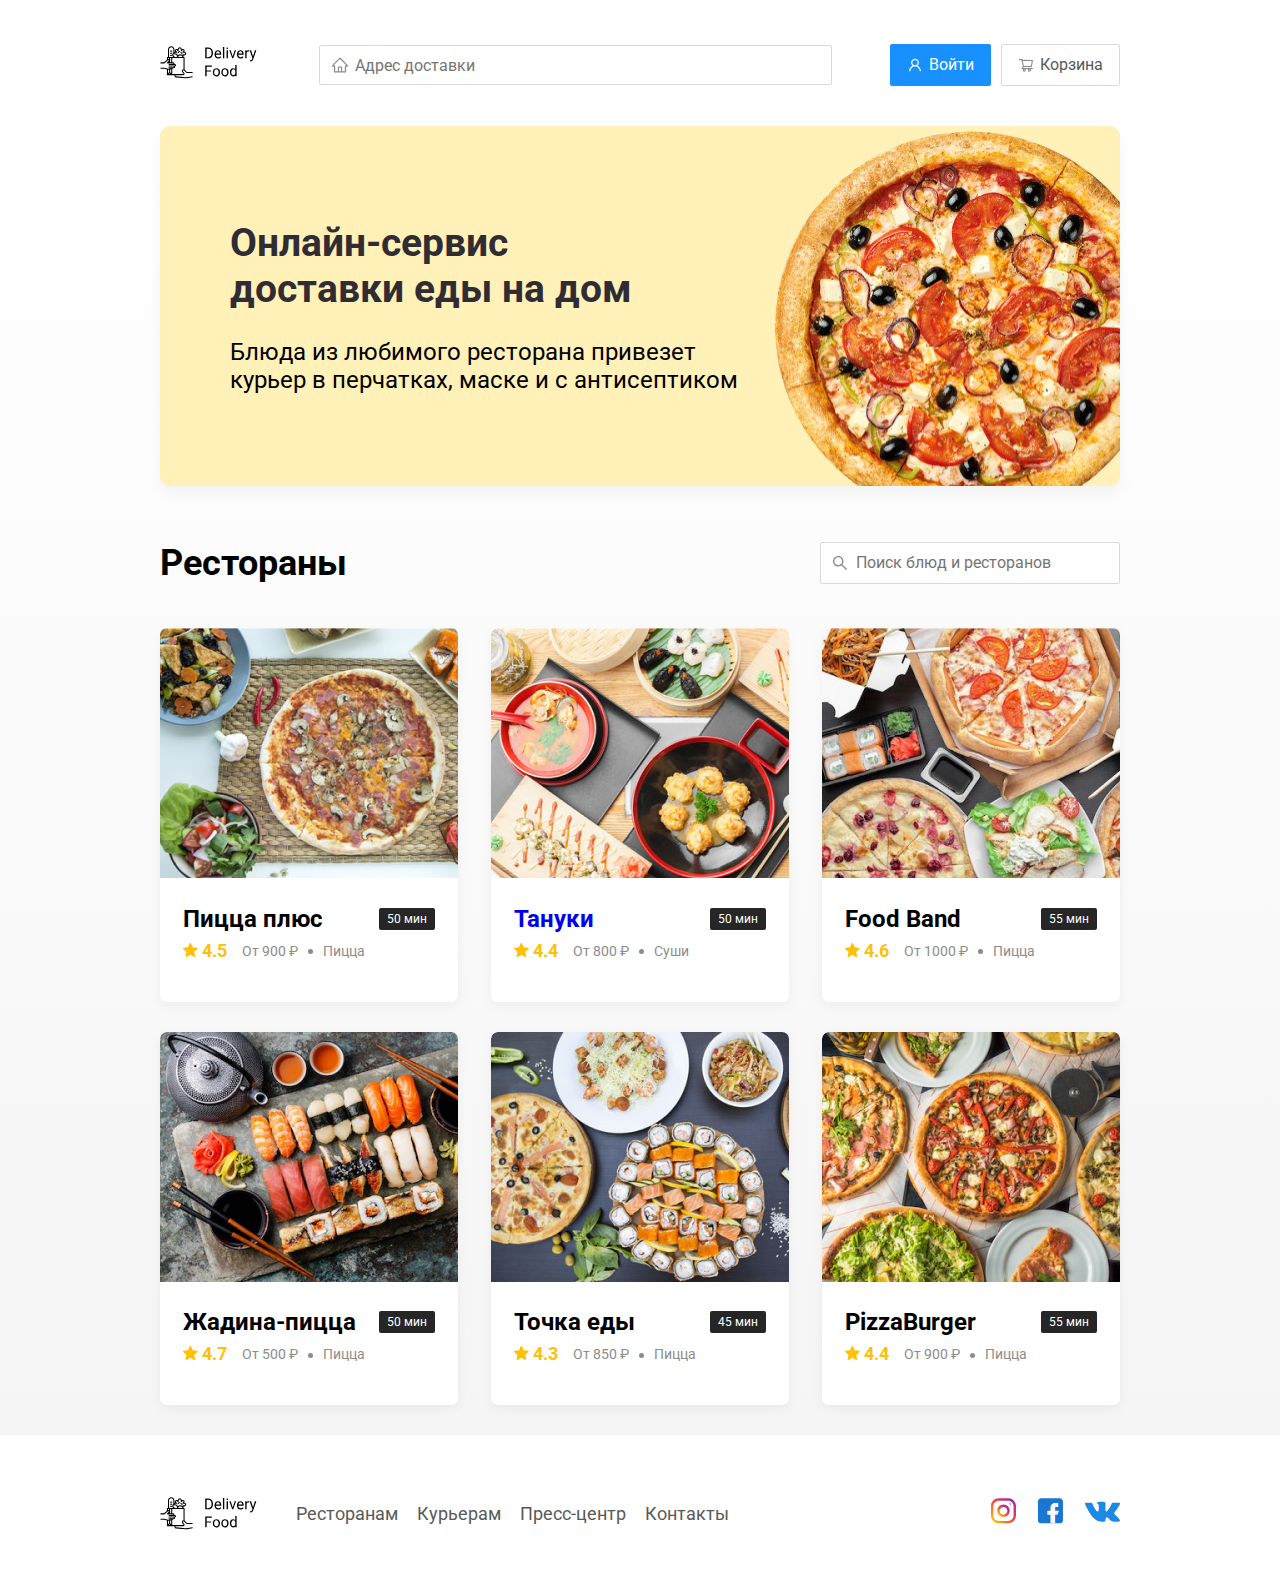
<file: index.html>
<!DOCTYPE html>
<html lang="ru">
  <head>
    <meta charset="UTF-8" />
    <meta name="viewport" content="width=device-width, initial-scale=1.0" />
    <title>Delivery Food - доставка еды на дом</title>
    <link
      href="https://fonts.googleapis.com/css2?family=Roboto:wght@400;700&display=swap"
      rel="stylesheet"
    />
    <link rel="stylesheet" href="css/normalize.css" />
    <link rel="stylesheet" href="css/style.css" />
  </head>
  <body>
    <!-- Шапка сайта -->
    <div class="container">
      <header class="header">
        <a href="index.html"
          ><img src="img/logo.svg" alt="logo" class="logo"
        /></a>

        <input
          type="text"
          class="input input-adress"
          placeholder="Адрес доставки"
        />
        <div class="buttons">
          <button class="button button-primary">
            <img src="img/user.svg" alt="" class="button-icon" />
            <span class="button-text">Войти</span>
          </button>
          <button class="button">
            <img src="img/shopping-cart.svg" alt="" class="button-icon" />
            <span class="button-text">Корзина</span>
          </button>
        </div>
      </header>
    </div>
    <main class="main">
      <div class="container">
        <section class="promo">
          <h1 class="promo-title">
            Онлайн-сервис <br />
            доставки еды на дом
          </h1>
          <p class="promo-text">
            Блюда из любимого ресторана привезет курьер в перчатках, маске и с
            антисептиком
          </p>
        </section>

        <section class="restaurants">
          <div class="section-heading">
            <h2 class="section-title">Рестораны</h2>
            <input
              type="text"
              class="input input-search"
              placeholder="Поиск блюд и ресторанов"
            />
          </div>
          <div class="cards">
            <div class="card">
              <img src="img/plus.jpg" alt="" class="card-image" />
              <div class="card-text">
                <div class="card-heading">
                  <h3 class="card-title">Пицца плюс</h3>
                  <span class="card-tag tag">50 мин</span>
                </div>
                <!-- /.card-heading -->
                <div class="card-info">
                  <div class="rating">
                    <img src="img/rating.svg" alt="" />
                    4.5
                  </div>
                  <div class="price">От 900 ₽</div>
                  <div class="category">Пицца</div>
                </div>
                <!-- /.card-info -->
              </div>
              <!-- /.card-text -->
            </div>

            <a href="restaurant.html" class="card">
              <img src="img/tanuki.jpg" alt="" class="card-image" />
              <div class="card-text">
                <div class="card-heading">
                  <h3 class="card-title">Тануки</h3>
                  <span class="card-tag tag">50 мин</span>
                </div>
                <!-- /.card-heading -->
                <div class="card-info">
                  <div class="rating">
                    <img src="img/rating.svg" alt="" /> 4.4
                  </div>
                  <div class="price">От 800 ₽</div>
                  <div class="category">Суши</div>
                </div>
                <!-- /.card-info -->
              </div>
              <!-- /.card-text -->
            </a>
            <div class="card">
              <img src="img/band.jpg" alt="" class="card-image" />
              <div class="card-text">
                <div class="card-heading">
                  <h3 class="card-title">Food Band</h3>
                  <span class="card-tag tag">55 мин</span>
                </div>
                <!-- /.card-heading -->
                <div class="card-info">
                  <div class="rating">
                    <img src="img/rating.svg" alt="" /> 4.6
                  </div>
                  <div class="price">От 1000 ₽</div>
                  <div class="category">Пицца</div>
                </div>
                <!-- /.card-info -->
              </div>
              <!-- /.card-text -->
            </div>

            <div class="card">
              <img src="img/zhadina.png" alt="" class="card-image" />
              <div class="card-text">
                <div class="card-heading">
                  <h3 class="card-title">Жадина-пицца</h3>
                  <span class="card-tag tag">50 мин</span>
                </div>
                <!-- /.card-heading -->
                <div class="card-info">
                  <div class="rating">
                    <img src="img/rating.svg" alt="" /> 4.7
                  </div>
                  <div class="price">От 500 ₽</div>
                  <div class="category">Пицца</div>
                </div>
                <!-- /.card-info -->
              </div>
              <!-- /.card-text -->
            </div>

            <div class="card">
              <img src="img/point.jpg" alt="" class="card-image" />
              <div class="card-text">
                <div class="card-heading">
                  <h3 class="card-title">Точка еды</h3>
                  <span class="card-tag tag">45 мин</span>
                </div>
                <!-- /.card-heading -->
                <div class="card-info">
                  <div class="rating">
                    <img src="img/rating.svg" alt="" /> 4.3
                  </div>
                  <div class="price">От 850 ₽</div>
                  <div class="category">Пицца</div>
                </div>
                <!-- /.card-info -->
              </div>
              <!-- /.card-text -->
            </div>

            <div class="card">
              <img src="img/burger.jpg" alt="" class="card-image" />
              <div class="card-text">
                <div class="card-heading">
                  <h3 class="card-title">PizzaBurger</h3>
                  <span class="card-tag tag">55 мин</span>
                </div>
                <!-- /.card-heading -->
                <div class="card-info">
                  <div class="rating">
                    <img src="img/rating.svg" alt="" /> 4.4
                  </div>
                  <div class="price">От 900 ₽</div>
                  <div class="category">Пицца</div>
                </div>
                <!-- /.card-info -->
              </div>
              <!-- /.card-text -->
            </div>

            <!-- /.card -->
          </div>
          <!-- /.cards -->
        </section>
      </div>
    </main>

    <footer class="footer">
      <div class="container">
        <div class="footer-block">
          <img src="img/logo.svg" alt="" class="footer-logo" />
          <nav class="footer-nav">
            <a href="#" class="footer-link">Ресторанам</a>
            <a href="#" class="footer-link">Курьерам</a>
            <a href="#" class="footer-link">Пресс-центр</a>
            <a href="#" class="footer-link">Контакты</a>
          </nav>
          <div class="social-links">
            <a href="#" class="social-link"
              ><img src="img/inst.svg" alt=""
            /></a>
            <a href="#" class="social-link"><img src="img/fb.svg" alt="" /></a>
            <a href="#" class="social-link"><img src="img/vk.svg" alt="" /></a>
          </div>
          <!-- /.social-links -->
        </div>
        <!-- /.footer-block -->
      </div>
    </footer>
  </body>
</html>
</file>
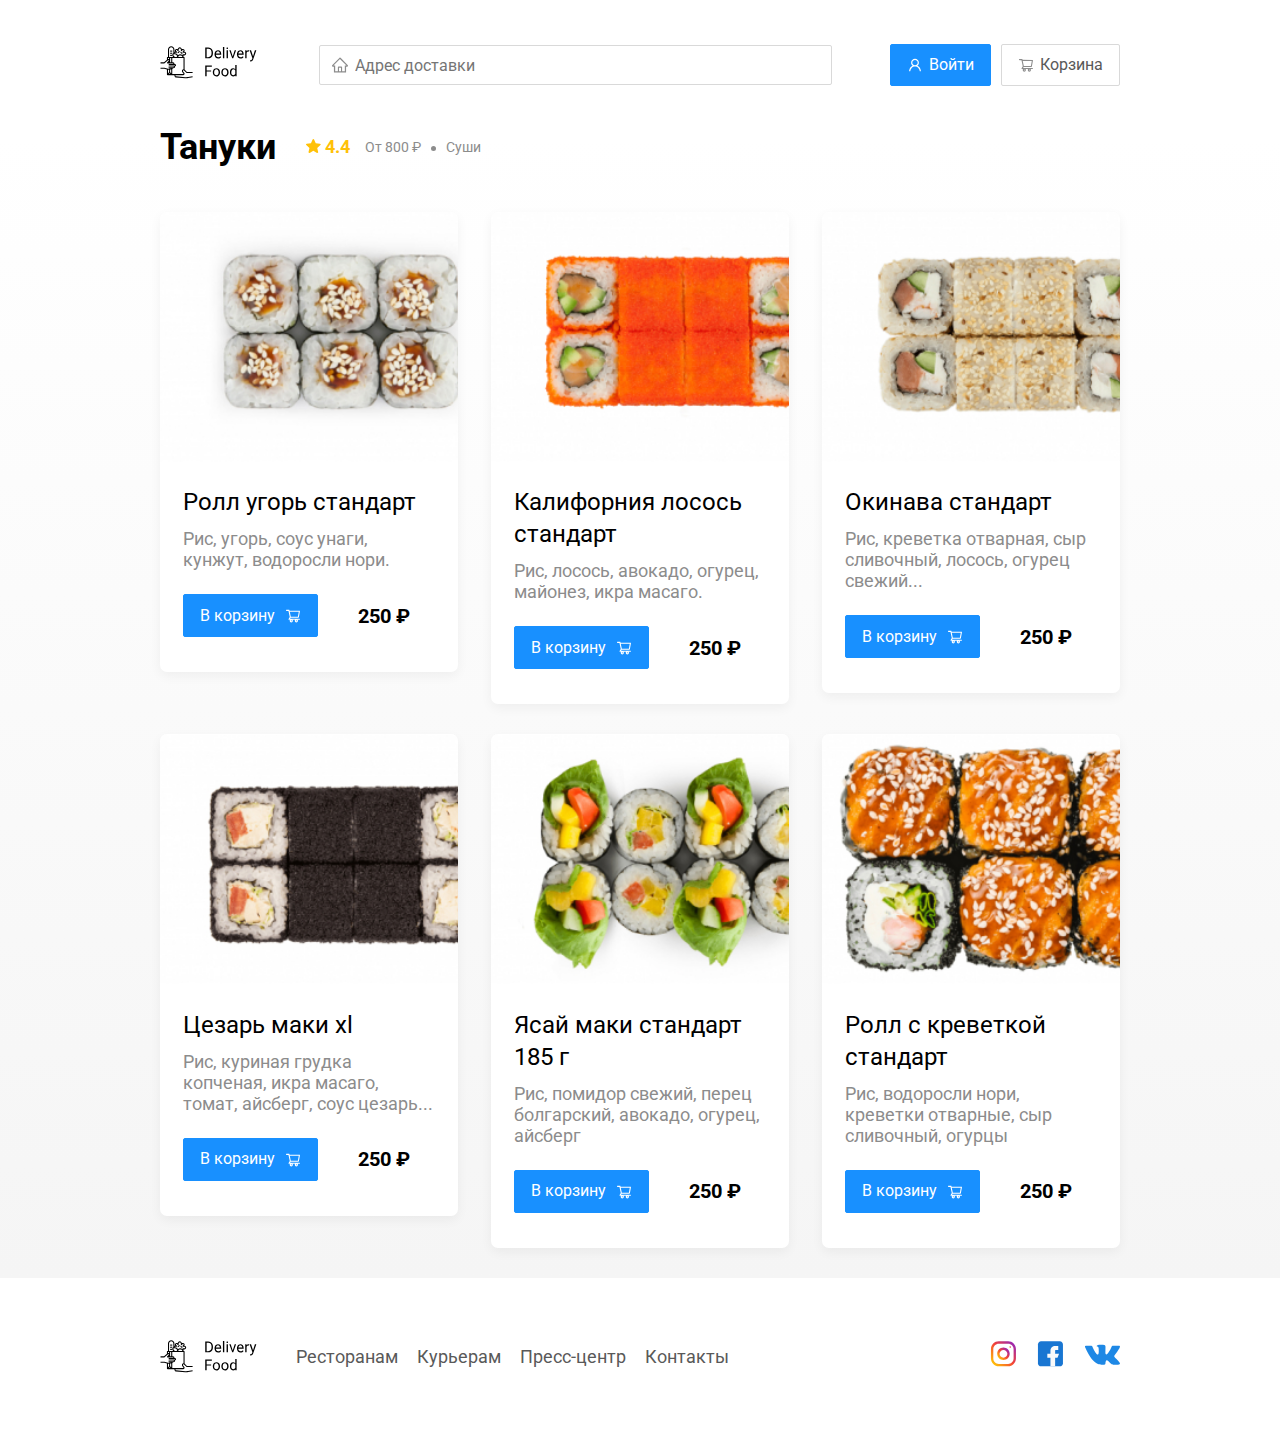
<file: restaurant.html>
<!DOCTYPE html>
<html lang="ru">
  <head>
    <meta charset="UTF-8" />
    <meta name="viewport" content="width=device-width, initial-scale=1.0" />
    <title>Тануки</title>
    <link
      href="https://fonts.googleapis.com/css2?family=Roboto:wght@400;700&display=swap"
      rel="stylesheet"
    />
    <link rel="stylesheet" href="css/normalize.css" />
    <link rel="stylesheet" href="css/animate.css" />
    <link rel="stylesheet" href="css/style.css" />
  </head>
  <body>
    <!-- Шапка сайта -->
    <div class="container">
      <header class="header">
        <a href="index.html"
          ><img src="img/logo.svg" alt="logo" class="logo"
        /></a>
        <input
          type="text"
          class="input input-adress"
          placeholder="Адрес доставки"
        />
        <div class="buttons">
          <button class="button button-primary">
            <img src="img/user.svg" alt="" class="button-icon" />
            <span class="button-text">Войти</span>
          </button>
          <button class="button" id="cart-button">
            <img src="img/shopping-cart.svg" alt="" class="button-icon" />
            <span class="button-text">Корзина</span>
          </button>
        </div>
      </header>
    </div>
    <main class="main">
      <div class="container">
        <section class="restaurants">
          <div class="section-heading">
            <h2 class="section-title">Тануки</h2>
            <div class="card-info">
              <div class="rating"><img src="img/rating.svg" alt="" /> 4.4</div>
              <div class="price">От 800 ₽</div>
              <div class="category">Суши</div>
            </div>
          </div>
          <div class="cards">
            <div
              class="card animate__animated wow animate__fadeInUp"
              data-wow-delay="0s"
            >
              <img src="img/1.jpg" alt="" class="card-image" />
              <div class="card-text">
                <div class="card-heading">
                  <h3 class="card-title card-title-reg">Ролл угорь стандарт</h3>
                </div>
                <!-- /.card-heading -->
                <div class="card-info">
                  <div class="ingredients">
                    Рис, угорь, соус унаги, кунжут, водоросли нори.
                  </div>
                </div>

                <div class="card-buttons">
                  <button class="button button-primary">
                    <span class="button-class-text">В корзину</span>
                    <img
                      src="img/shopping-card-white.svg"
                      alt=""
                      class="button-card-image"
                    />
                  </button>
                  <strong class="card-price-bold">250 ₽</strong>
                </div>
              </div>
              <!-- /.card-text -->
            </div>

            <div
              class="card animate__animated wow animate__fadeInUp"
              data-wow-delay="0.2s"
            >
              <img src="img/2.jpg" alt="" class="card-image" />
              <div class="card-text">
                <div class="card-heading">
                  <h3 class="card-title card-title-reg">
                    Калифорния лосось стандарт
                  </h3>
                </div>
                <!-- /.card-heading -->
                <div class="card-info">
                  <div class="ingredients">
                    Рис, лосось, авокадо, огурец, майонез, икра масаго.
                  </div>
                </div>

                <div class="card-buttons">
                  <button class="button button-primary">
                    <span class="button-class-text">В корзину</span>
                    <img
                      src="img/shopping-card-white.svg"
                      alt=""
                      class="button-card-image"
                    />
                  </button>
                  <strong class="card-price-bold">250 ₽</strong>
                </div>
              </div>
              <!-- /.card-text -->
            </div>
            <div
              class="card animate__animated wow animate__fadeInUp"
              data-wow-delay="0.4s"
            >
              <img src="img/3.jpg" alt="" class="card-image" />
              <div class="card-text">
                <div class="card-heading">
                  <h3 class="card-title card-title-reg">Окинава стандарт</h3>
                </div>
                <!-- /.card-heading -->
                <div class="card-info">
                  <div class="ingredients">
                    Рис, креветка отварная, сыр сливочный, лосось, огурец
                    свежий...
                  </div>
                </div>

                <div class="card-buttons">
                  <button class="button button-primary">
                    <span class="button-class-text">В корзину</span>
                    <img
                      src="img/shopping-card-white.svg"
                      alt=""
                      class="button-card-image"
                    />
                  </button>
                  <strong class="card-price-bold">250 ₽</strong>
                </div>
              </div>
              <!-- /.card-text -->
            </div>

            <div
              class="card animate__animated wow animate__fadeInUp"
              data-wow-delay="0s"
            >
              <img src="img/4.jpg" alt="" class="card-image" />
              <div class="card-text">
                <div class="card-heading">
                  <h3 class="card-title card-title-reg">Цезарь маки хl</h3>
                </div>
                <!-- /.card-heading -->
                <div class="card-info">
                  <div class="ingredients">
                    Рис, куриная грудка копченая, икра масаго, томат, айсберг,
                    соус цезарь...
                  </div>
                </div>

                <div class="card-buttons">
                  <button class="button button-primary">
                    <span class="button-class-text">В корзину</span>
                    <img
                      src="img/shopping-card-white.svg"
                      alt=""
                      class="button-card-image"
                    />
                  </button>
                  <strong class="card-price-bold">250 ₽</strong>
                </div>
              </div>
              <!-- /.card-text -->
            </div>

            <div
              class="card animate__animated wow animate__fadeInUp"
              data-wow-delay="0.2s"
            >
              <img src="img/5.jpg" alt="" class="card-image" />
              <div class="card-text">
                <div class="card-heading">
                  <h3 class="card-title card-title-reg">
                    Ясай маки стандарт 185 г
                  </h3>
                </div>
                <!-- /.card-heading -->
                <div class="card-info">
                  <div class="ingredients">
                    Рис, помидор свежий, перец болгарский, авокадо, огурец,
                    айсберг
                  </div>
                </div>

                <div class="card-buttons">
                  <button class="button button-primary">
                    <span class="button-class-text">В корзину</span>
                    <img
                      src="img/shopping-card-white.svg"
                      alt=""
                      class="button-card-image"
                    />
                  </button>
                  <strong class="card-price-bold">250 ₽</strong>
                </div>
              </div>
              <!-- /.card-text -->
            </div>

            <div
              class="card animate__animated wow animate__fadeInUp"
              data-wow-delay="0.4s"
            >
              <img src="img/6.jpg" alt="" class="card-image" />
              <div class="card-text">
                <div class="card-heading">
                  <h3 class="card-title card-title-reg">
                    Ролл с креветкой стандарт
                  </h3>
                </div>
                <!-- /.card-heading -->
                <div class="card-info">
                  <div class="ingredients">
                    Рис, водоросли нори, креветки отварные, сыр сливочный,
                    огурцы
                  </div>
                </div>

                <div class="card-buttons">
                  <button class="button button-primary">
                    <span class="button-class-text">В корзину</span>
                    <img
                      src="img/shopping-card-white.svg"
                      alt=""
                      class="button-card-image"
                    />
                  </button>
                  <strong class="card-price-bold">250 ₽</strong>
                </div>
              </div>
              <!-- /.card-text -->
            </div>

            <!-- /.card -->
          </div>
          <!-- /.cards -->
        </section>
      </div>
    </main>

    <footer class="footer">
      <div class="container">
        <div class="footer-block">
          <img src="img/logo.svg" alt="" class="footer-logo" />
          <nav class="footer-nav">
            <a href="#" class="footer-link">Ресторанам</a>
            <a href="#" class="footer-link">Курьерам</a>
            <a href="#" class="footer-link">Пресс-центр</a>
            <a href="#" class="footer-link">Контакты</a>
          </nav>
          <div class="social-links">
            <a href="#" class="social-link"
              ><img src="img/inst.svg" alt=""
            /></a>
            <a href="#" class="social-link"><img src="img/fb.svg" alt="" /></a>
            <a href="#" class="social-link"><img src="img/vk.svg" alt="" /></a>
          </div>
          <!-- /.social-links -->
        </div>
        <!-- /.footer-block -->
      </div>
    </footer>
    <div class="modal">
      <div class="modal-dialog">
        <div class="modal-header">
          <h3 class="modal-title">Корзина</h3>
          <button class="close">&times;</button>
        </div>
        <div class="modal-body">
          <div class="food-row">
            <span class="food-name">Ролл угорь стандарт</span>
            <strong class="food-price">250 ₽</strong>
            <div class="food-counter">
              <button class="counter-button">-</button>
              <span class="counter">1</span>
              <button class="counter-button">+</button>
            </div>
          </div>
          <div class="food-row">
            <span class="food-name">Ролл угорь стандарт</span>
            <strong class="food-price">250 ₽</strong>
            <div class="food-counter">
              <button class="counter-button">-</button>
              <span class="counter">1</span>
              <button class="counter-button">+</button>
            </div>
          </div>
          <div class="food-row">
            <span class="food-name">Ролл угорь стандарт</span>
            <strong class="food-price">250 ₽</strong>
            <div class="food-counter">
              <button class="counter-button">-</button>
              <span class="counter">1</span>
              <button class="counter-button">+</button>
            </div>
          </div>
          <div class="food-row">
            <span class="food-name">Ролл угорь стандарт</span>
            <strong class="food-price">250 ₽</strong>
            <div class="food-counter">
              <button class="counter-button">-</button>
              <span class="counter">1</span>
              <button class="counter-button">+</button>
            </div>
          </div>
          <div class="food-row">
            <span class="food-name">Ролл угорь стандарт</span>
            <strong class="food-price">250 ₽</strong>
            <div class="food-counter">
              <button class="counter-button">-</button>
              <span class="counter">1</span>
              <button class="counter-button">+</button>
            </div>
          </div>
          <div class="food-row">
            <span class="food-name">Ролл угорь стандарт</span>
            <strong class="food-price">250 ₽</strong>
            <div class="food-counter">
              <button class="counter-button">-</button>
              <span class="counter">1</span>
              <button class="counter-button">+</button>
            </div>
          </div>
        </div>
        <div class="modal-footer">
          <span class="modal-pricetag">1250 ₽</span>
          <div class="footer-buttons">
            <button class="button button-primary">Оформить заказ</button>
            <button class="button">Отмена</button>
          </div>
        </div>
      </div>
    </div>
    <script src="js/wow.min.js"></script>
    <script src="js/main.js"></script>
  </body>
</html>
</file>
<file: css/style.css>
* {
  box-sizing: border-box;
}

body {
  padding-top: 44px;
  font-family: "Roboto", sans-serif;
}

.container {
  max-width: 1200px;
  margin: auto;
}

.header {
  display: flex;
  align-items: center;
  justify-content: space-between;
  margin-bottom: 40px;
}

.main {
  background: linear-gradient(
    180deg,
    rgba(245, 245, 245, 0) 1.04%,
    #f5f5f5 100%
  );
}

.input {
  background: #ffffff;
  border: 1px solid #d9d9d9;
  border-radius: 2px;
  font-size: 16px;
  line-height: 24px;
  padding: 8px;
  padding-left: 35px;
  background-repeat: no-repeat;
  background-position: left 11px center;
}

.input-adress {
  height: 40px;
  flex: 0.8;
  background-image: url(../img/home.svg);
}

.input-search {
  background-image: url(../img/search.svg);
  width: 300px;
  margin-left: auto;
}

.buttons {
  display: flex;
  align-items: center;
}

.button {
  cursor: pointer;
  display: flex;
  align-items: center;
  padding: 8px 16px;
  background: #ffffff;
  border: 1px solid #d9d9d9;
  box-sizing: border-box;
  box-shadow: 0px 0px 2px rgba(0, 0, 0, 0.0015);
  border-radius: 2px;
  color: #595959;
  font-size: 16px;
  line-height: 24px;
}

.button-class-text {
  margin-right: 10px;
}

.button-primary {
  border: 1px solid #1890ff;
  background: #1890ff;
  color: #ffffff;
  margin-right: 10px;
}

.button-icon {
  margin-right: 6px;
  vertical-align: middle;
}

.button-text {
  vertical-align: middle;
}

.promo {
  box-shadow: 0px 7px 12px rgba(158, 158, 163, 0.1);
  background: #fff1b8 url(../img/pizza.jpeg) no-repeat top right -150px / 800px;
  border-radius: 10px;
  padding: 68px 70px;
  margin-bottom: 56px;
}

.promo-title {
  font-style: normal;
  font-weight: bold;
  font-size: 39px;
  line-height: 46px;
  color: #302c34;
}

.promo-text {
  font-style: normal;
  font-weight: normal;
  font-size: 24px;
  line-height: 28px;
  max-width: 538px;
}

.section-heading {
  display: flex;
  align-items: center;
  margin-bottom: 44px;
}

.section-title {
  font-style: normal;
  font-weight: bold;
  font-size: 36px;
  line-height: 42px;
  margin: 0;
  color: #000000;
  margin-right: 30px;
}

.cards {
  display: flex;
  align-items: flex-start;
  flex-wrap: wrap;
  justify-content: space-between;
}

.card {
  background: #ffffff;
  box-shadow: 0px 4px 12px rgba(0, 0, 0, 0.05);
  border-radius: 7px;
  overflow: hidden;
  margin-bottom: 30px;
  cursor: pointer;
  flex-basis: 31%;
  text-decoration: none;
}

.card-image {
  width: 384px;
  height: 250px;
  object-fit: cover;
}

.card-text {
  padding-top: 20px;
  padding-bottom: 35px;
  padding-left: 23px;
  padding-right: 23px;
}

.card-heading {
  display: flex;
  align-items: center;
  justify-content: space-between;
}

.card-title {
  margin: 0;
  font-style: normal;
  font-weight: bold;
  font-size: 24px;
  line-height: 32px;
}

.card-title-reg {
  font-weight: 400;
  font-size: 24px;
  line-height: 32px;
}

.card-tag {
  font-style: normal;
  font-weight: normal;
  font-size: 12px;
  line-height: 20px;
  color: #ffffff;
  background: #262626;
  border-radius: 2px;
  padding: 1px 8px;
}

.card-info {
  display: flex;
  align-items: center;
}

.card-buttons {
  display: flex;
  margin-top: 24px;
  align-items: center;
}

.card-price-bold {
  font-weight: bold;
  font-size: 20px;
  line-height: 32px;
  margin-left: 30px;
}

.rating {
  margin-right: 26px;
  color: #ffc107;
  font-size: 18px;
  line-height: 32px;
  font-weight: bold;
}

.price {
  margin-right: 10px;
}

.ingredients {
  margin-top: 10px;
  color: #8c8c8c;
  font-style: normal;
  font-weight: normal;
  font-size: 18px;
  line-height: 21px;
}

.category {
  text-overflow: ellipsis;
  overflow: hidden;
  white-space: nowrap;
}

.price:after {
  content: "";
  width: 5px;
  height: 5px;
  background-color: #8c8c8c;
  display: inline-block;
  vertical-align: middle;
  border-radius: 50%;
  margin-left: 10px;
}

.price,
.category {
  color: #8c8c8c;
  font-style: normal;
  font-weight: normal;
  font-size: 18px;
  line-height: 32px;
}

.footer {
  padding: 60px 0px;
}

.footer-block {
  display: flex;
  align-items: center;
  justify-content: space-between;
}

.footer-link {
  display: inline-block;
  color: #595959;
  text-decoration: none;
  font-style: normal;
  font-weight: normal;
  font-size: 18px;
  line-height: 21px;
}

.footer-nav {
  margin-left: 35px;
  margin-right: auto;
}

.footer-link:not(:last-child) {
  margin-right: 15px;
}

.social-links {
  display: flex;
  align-items: center;
}

.social-link:not(:last-child) {
  margin-right: 21px;
}

.modal {
  position: fixed;
  left: 0;
  top: 0;
  width: 100%;
  height: 100%;
  background: rgba(0, 0, 0, 0.4);
  display: none;
}

.is-open {
  display: flex;
}

.modal-dialog {
  margin: auto;
  max-width: 780px;
  width: 95%;
  padding: 40px 45px;
  background: #ffffff;
  border-radius: 5px;
}

.modal-title {
  margin: 0;
  font-weight: bold;
  font-size: 36px;
  line-height: 42px;
}
.modal-header {
  display: flex;
  align-items: center;
  justify-content: space-between;
  margin-bottom: 45px;
}

.close {
  font-size: 36px;
  border: none;
  background-color: transparent;
  cursor: pointer;
}

.modal-body {
  margin-bottom: 52px;
}

.food-row {
  display: flex;
  align-items: flex-start;
  justify-content: space-between;
  padding-bottom: 8px;
  border-bottom: 1px solid #d9d9d9;
  margin-bottom: 15px;
}

.food-name {
  font-weight: normal;
  font-size: 18px;
  line-height: 32px;
}

.food-price {
  margin-left: auto;
  margin-right: 47px;
  font-weight: bold;
  font-size: 20px;
  line-height: 32px;
}

.food-counter {
  display: flex;
  align-items: center;
}

.counter-button {
  width: 39px;
  height: 32px;
  background: #fff;
  border: 1px solid #40a9ff;
  box-sizing: border-box;
  border-radius: 2px;
  font-style: normal;
  font-weight: normal;
  font-size: 14px;
  line-height: 22px;
  color: #40a9ff;
}

.counter {
  font-size: 16px;
  line-height: 24px;
  margin-left: 10px;
  margin-right: 10px;
}

.modal-footer {
  display: flex;
  align-items: center;
  justify-content: space-between;
}

.footer-buttons {
  display: flex;
  align-items: center;
}

.modal-pricetag {
  background: #262626;
  border-radius: 5px;
  color: #ffff;
  padding: 15px 20px;
  font-size: 20px;
  line-height: 23px;
}

@media (max-width: 1366px) {
  .container {
    max-width: 960px;
  }

  .promo {
    background-size: 600px;
  }
  .rating {
    margin-right: 15px;
  }

  .category,
  .price {
    font-size: 14px;
  }
}

@media (max-width: 992px) {
  .container {
    max-width: 750px;
  }
  .promo {
    padding: 50px;
    background-size: 400px;
    background-position: center right -150px;
  }
  .promo-text {
    font-size: 18px;
    max-width: 400px;
  }

  .card {
    flex-basis: 49%;
  }
  .footer-link {
    font-size: 16px;
  }
}

@media (max-width: 768px) {
  .container {
    max-width: 560px;
  }
  .card-info {
    flex-wrap: wrap;
  }
  .rating {
    flex-basis: 100%;
  }

  .card-title {
    font-size: 18px;
  }

  .promo-title {
    font-size: 24px;
    line-height: 1.4;
  }
  .promo-text {
    margin-top: 0px;
    font-size: 15px;
    max-width: 340px;
    line-height: 1.2;
  }
}

@media (max-width: 578px) {
  .container {
    width: 90%;
  }
  .header {
    flex-wrap: wrap;
  }
  .input-adress {
    margin-top: 15px;
    order: 5;
    flex: 1;
  }
  .promo {
    background-image: none;
  }
  .promo-title {
    margin-bottom: 10px;
  }
  .section-title {
    font-size: 20px;
  }
  .card {
    flex-basis: 100%;
  }

  .card-image {
    width: 100%;
  }
  .footer {
    padding: 30px 0;
  }
  .footer-block {
    align-items: flex-start;
  }

  .footer-nav {
    margin-left: 0;
    margin-right: 0;
    order: 0;
    display: flex;
    flex-direction: column;
  }
  .footer-logo {
    margin-right: 15px;
    order: 1;
  }
  .social-links {
    order: 2;
  }
}

@media (max-width: 480px) {
  .button-text {
    display: none;
  }
  .button {
    min-height: 40px;
  }
  .button-icon {
    margin: 0;
  }
  .promo {
    padding: 20px;
  }
  .section-heading {
    flex-wrap: wrap;
  }
  .footer-block {
    flex-wrap: wrap;
    flex-direction: column;
    align-items: center;
  }
  .footer-logo {
    order: 0;
    margin-bottom: 20px;
  }
  .footer-nav {
    margin-bottom: 25px;
    text-align: center;
  }
  .footer-link:not(:last-child) {
    margin-right: 0;
  }
}
</file>
